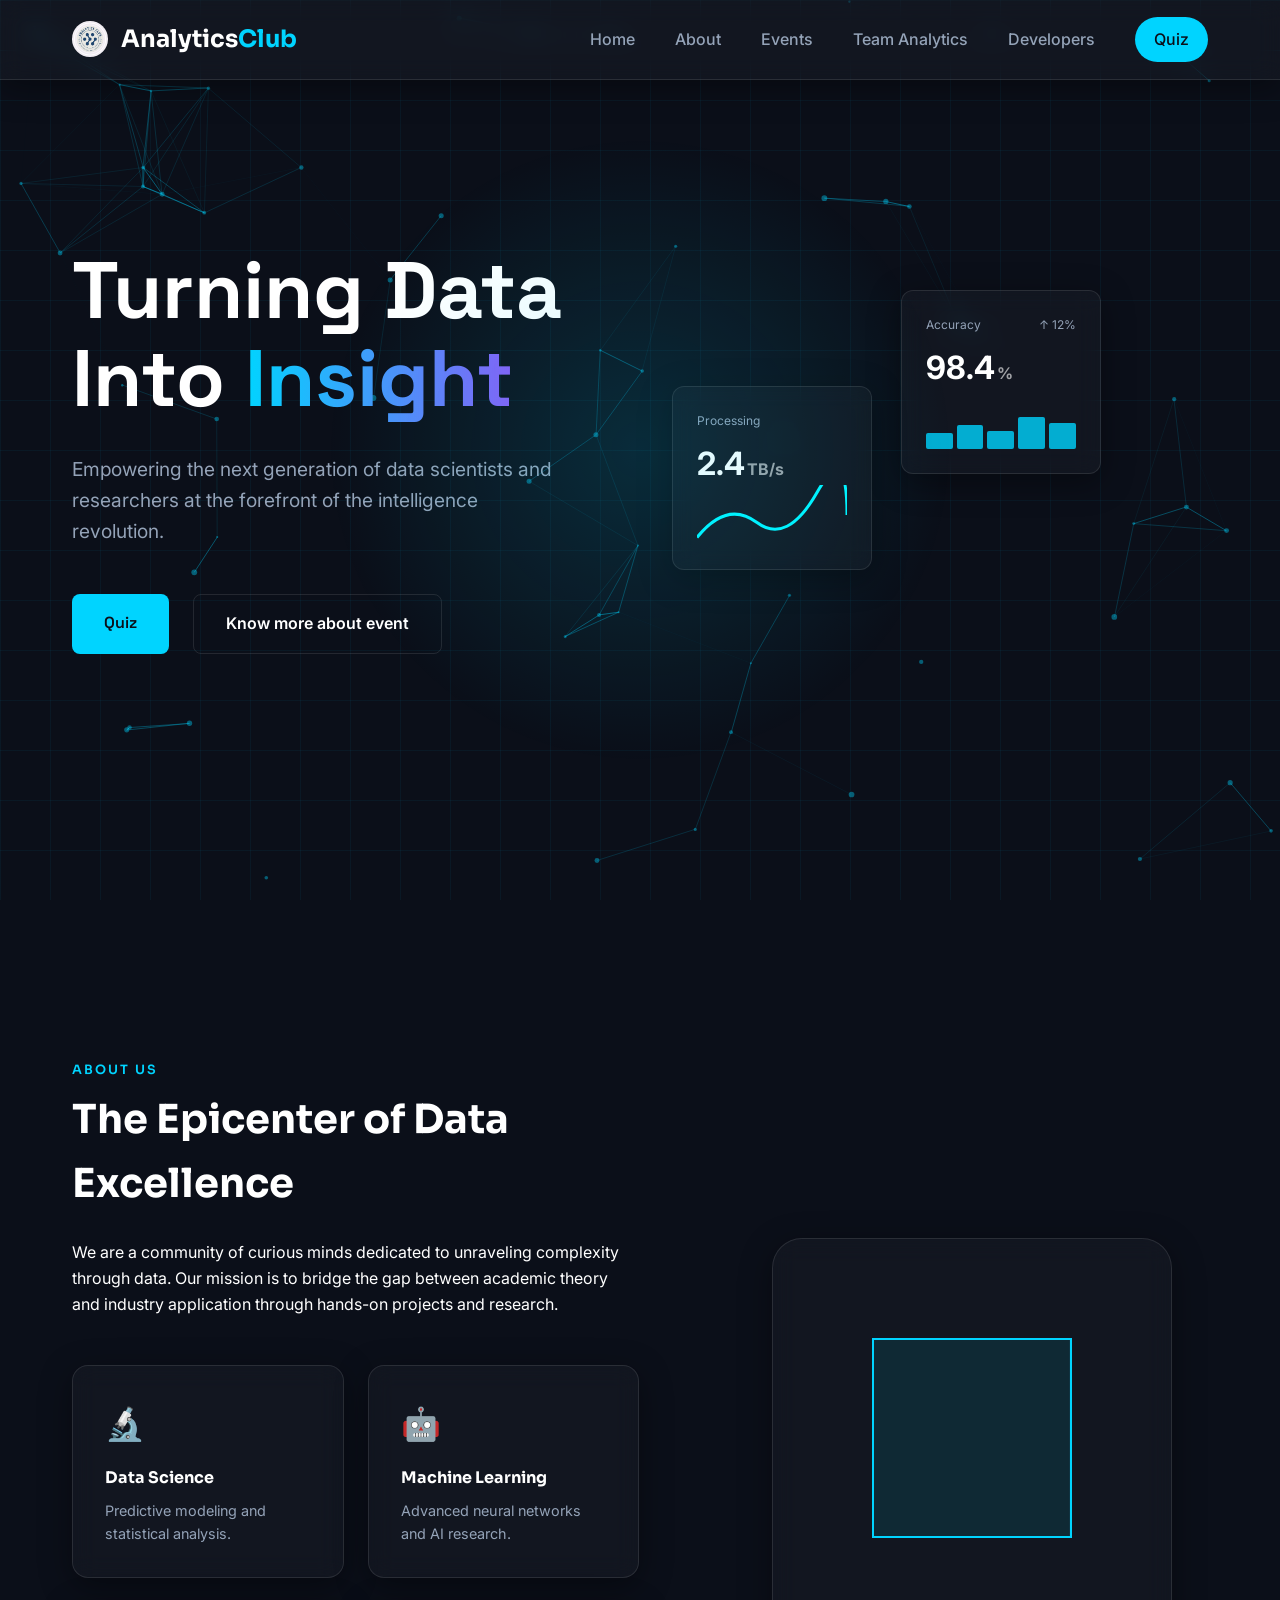
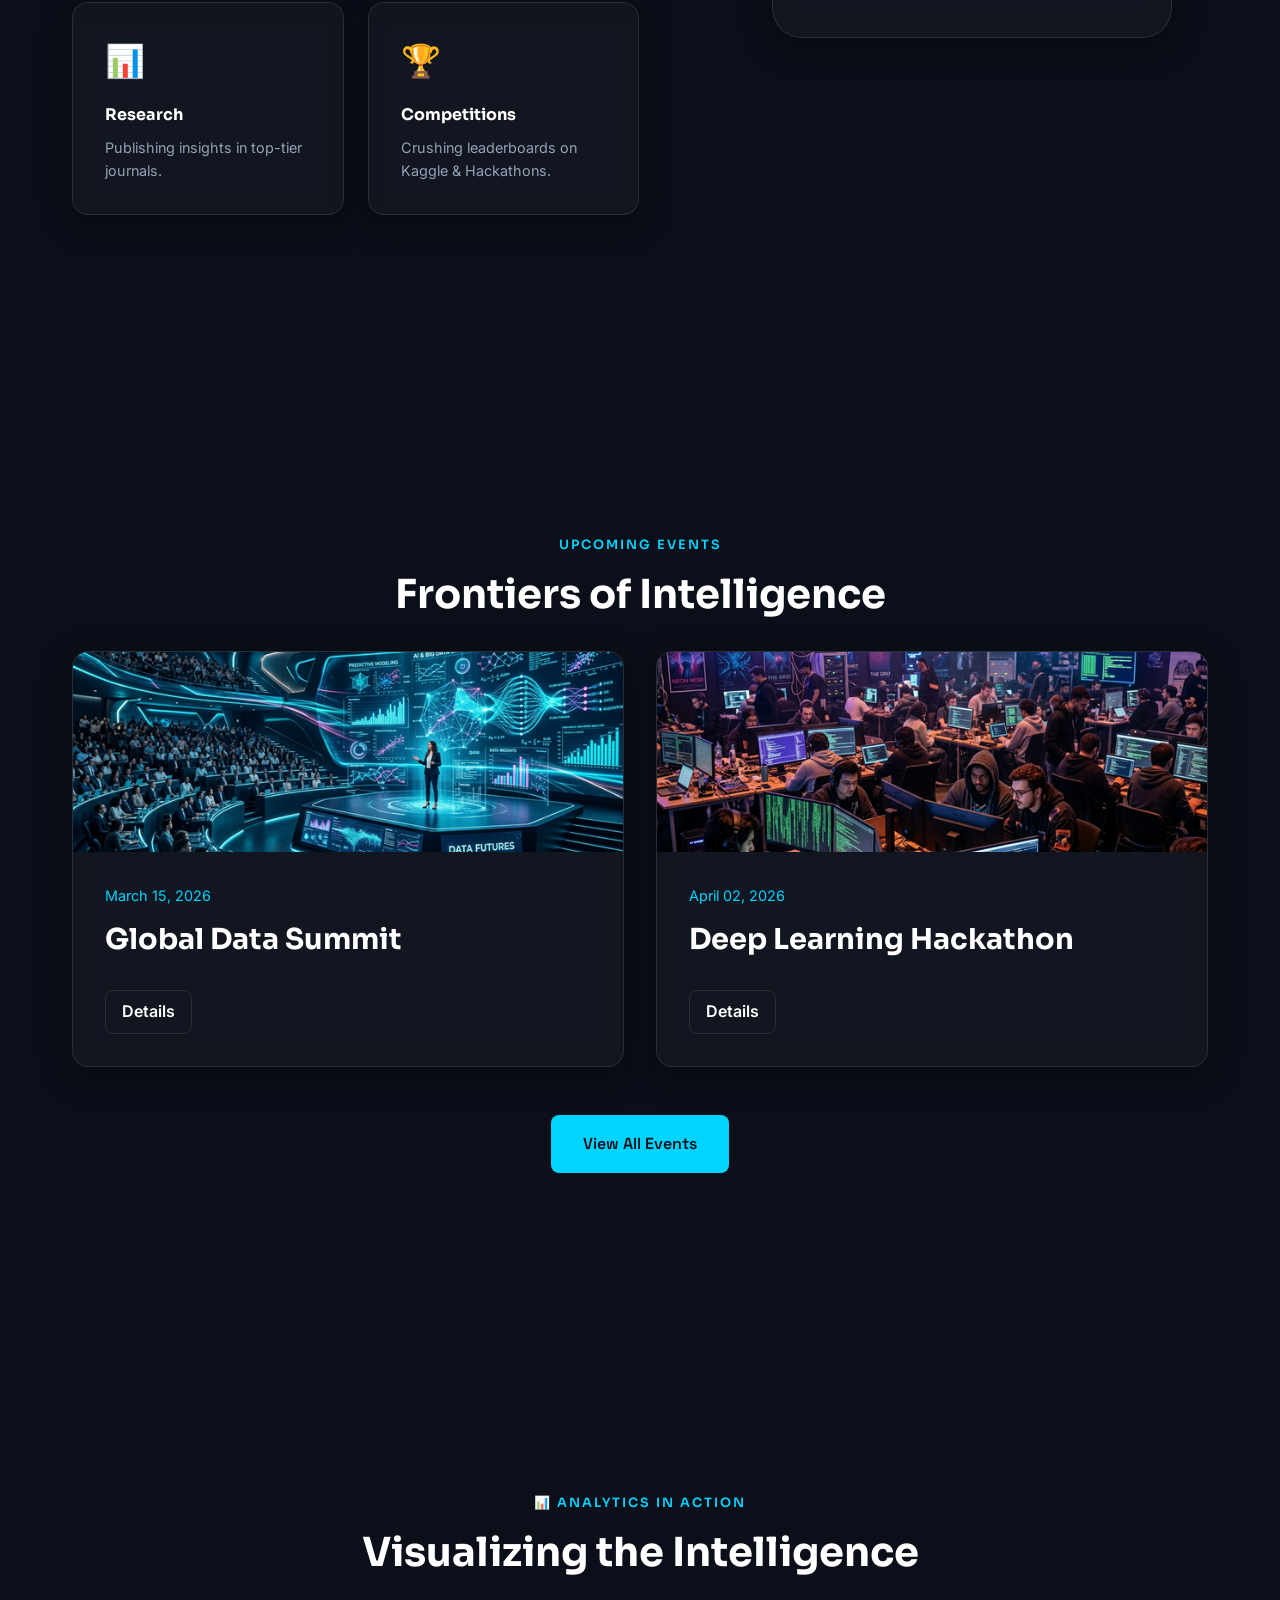
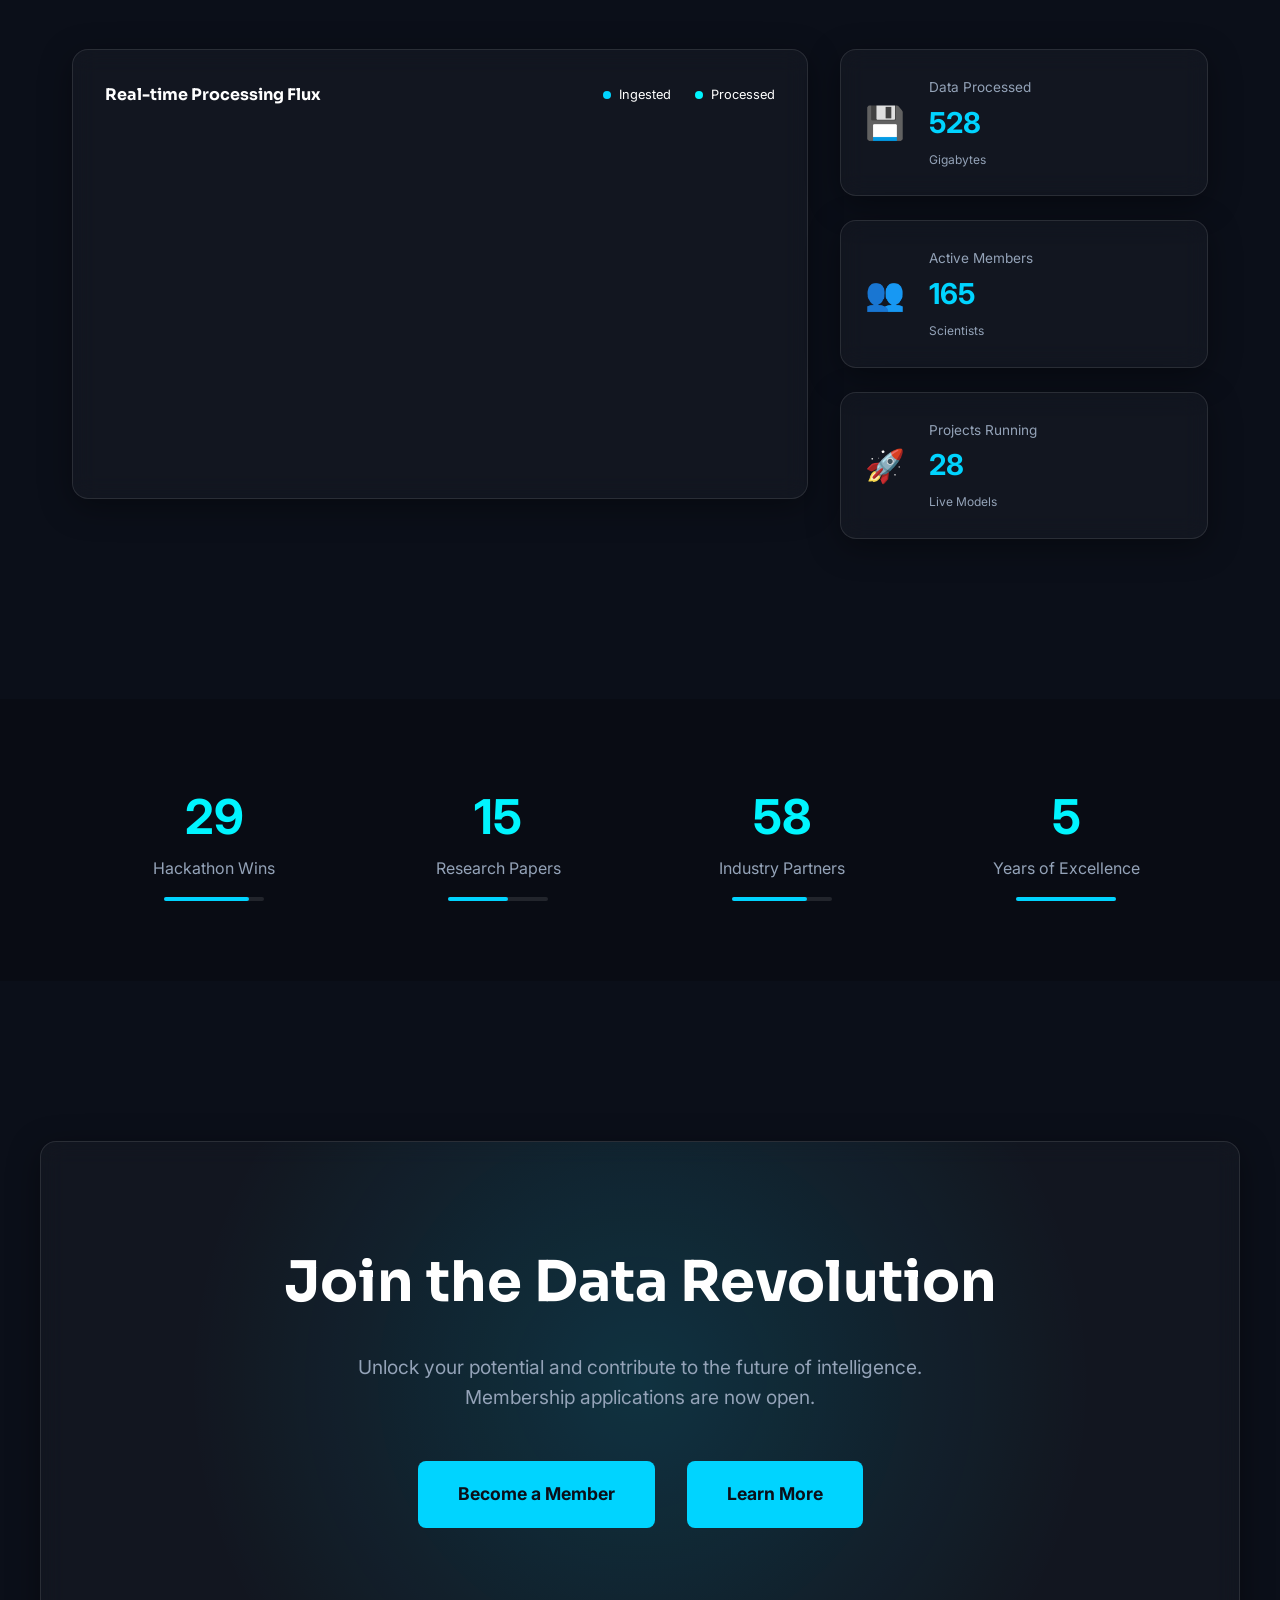
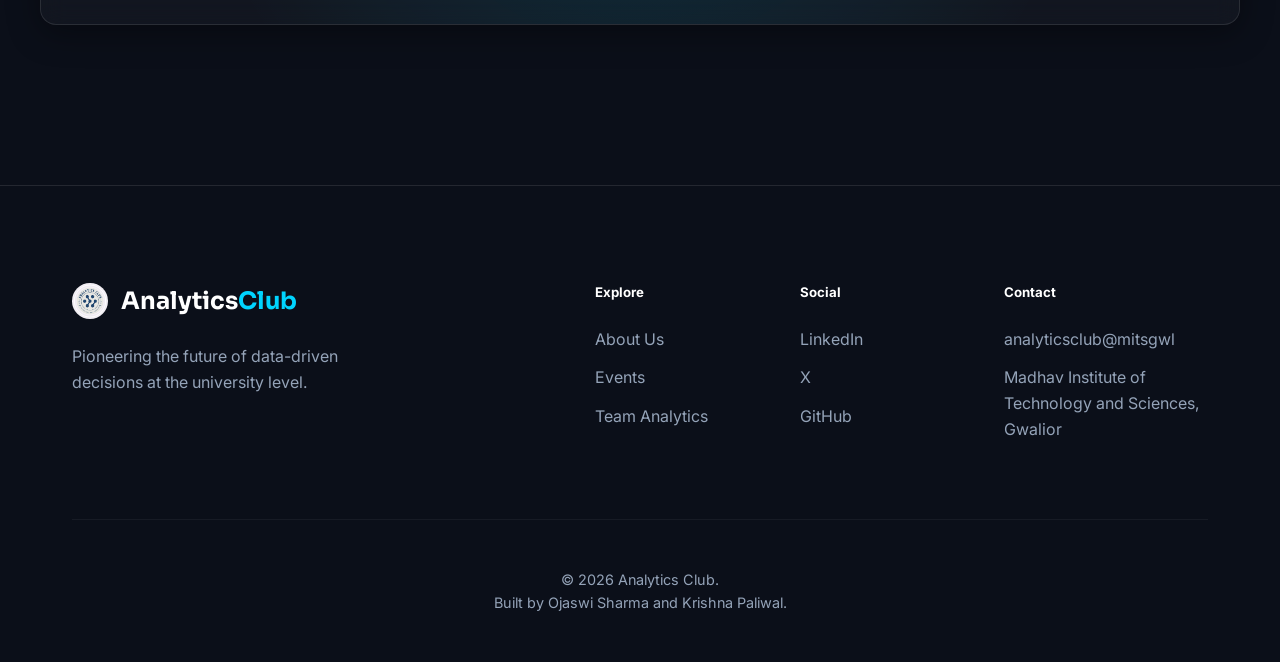
<file: index.html>
<!DOCTYPE html>
<html lang="en">

<head>
    <meta charset="UTF-8">
    <meta name="viewport" content="width=device-width, initial-scale=1.0">
    <title>Analytics Club | Turning Data Into Insight</title>
    <!-- Modern Tech Fonts -->
    <link rel="preconnect" href="https://fonts.googleapis.com">
    <link rel="preconnect" href="https://fonts.gstatic.com" crossorigin>
    <link
        href="https://fonts.googleapis.com/css2?family=Inter:wght@300;400;600;700&family=Sora:wght@400;600;700&family=Space+Grotesk:wght@400;500;700&display=swap"
        rel="stylesheet">
    <link rel="stylesheet" href="css/global.css">
    <link rel="stylesheet" href="css/home.css">
</head>

<body class="deep-analytics">
    <!-- PRELOADER -->
    <!-- <div id="preloader">
        <div class="loader-content">
            <div class="logo-spinner">📊</div>
            <div class="progress-bar">
                <div class="progress"></div>
            </div>
        </div>
    </div> -->

    <!-- Cursor Spotlight Effect -->
    <div id="cursor-glow"></div>

    <!-- Navigation Placeholder -->
    <div id="navbar-container"></div>

    <main>
        <!-- Hero Section -->
        <section id="hero" class="hero-section">
            <div class="grid-background"></div>
            <canvas id="hero-canvas"></canvas>

            <div class="container hero-content">
                <div class="hero-text-wrapper translate-z">
                    <h1 class="hero-title animate-in">Turning Data Into <span class="gradient-text">Insight</span></h1>
                    <p class="hero-subtitle animate-in">Empowering the next generation of data scientists and
                        researchers at the forefront of the intelligence revolution.</p>
                    <div class="hero-actions animate-in">
                        <a href="/quiz/" class="btn-primary">Quiz</a>
                        <a href="events.html" class="btn-secondary">Know more about event</a>
                    </div>
                </div>

                <!-- Floating UI Cards -->
                <div class="floating-ui-elements">
                    <div class="ui-card glass float-1">
                        <div class="card-header">
                            <span class="label">Accuracy</span>
                            <span class="trend pos">↑ 12%</span>
                        </div>
                        <div class="card-value">98.4<span class="unit">%</span></div>
                        <div class="mini-chart bar-chart">
                            <div class="bar" style="height: 40%"></div>
                            <div class="bar" style="height: 60%"></div>
                            <div class="bar" style="height: 45%"></div>
                            <div class="bar" style="height: 80%"></div>
                            <div class="bar" style="height: 65%"></div>
                        </div>
                    </div>
                    <div class="ui-card glass float-2">
                        <div class="card-header">
                            <span class="label">Processing</span>
                        </div>
                        <div class="card-value">2.4<span class="unit">TB/s</span></div>
                        <div class="mini-chart line-chart">
                            <svg viewBox="0 0 100 40">
                                <path d="M0 35 Q 20 10, 40 25 T 80 5 T 100 20" fill="none" stroke="var(--neon-cyan)"
                                    stroke-width="2" />
                            </svg>
                        </div>
                    </div>
                </div>

                <!-- <div class="scroll-indicator">
                    <div class="mouse">
                        <div class="wheel"></div>
                    </div>
                    <span>Scroll to Explore</span>
                </div> -->
            </div>
        </section>

        <!-- About Section -->
        <section id="about" class="about-section">
            <div class="container grid-split">
                <div class="about-text reveal-left">
                    <h2 class="section-tag">About Us</h2>
                    <h3 class="section-title">The Epicenter of Data Excellence</h3>
                    <p>We are a community of curious minds dedicated to unraveling complexity through data. Our mission
                        is to bridge the gap between academic theory and industry application through hands-on projects
                        and research.</p>

                    <div class="feature-grid">
                        <div class="feature-card glass">
                            <div class="icon">🔬</div>
                            <h4>Data Science</h4>
                            <p>Predictive modeling and statistical analysis.</p>
                        </div>
                        <div class="feature-card glass">
                            <div class="icon">🤖</div>
                            <h4>Machine Learning</h4>
                            <p>Advanced neural networks and AI research.</p>
                        </div>
                        <div class="feature-card glass">
                            <div class="icon">📊</div>
                            <h4>Research</h4>
                            <p>Publishing insights in top-tier journals.</p>
                        </div>
                        <div class="feature-card glass">
                            <div class="icon">🏆</div>
                            <h4>Competitions</h4>
                            <p>Crushing leaderboards on Kaggle & Hackathons.</p>
                        </div>
                    </div>
                </div>
                <div class="about-visual reveal-right">
                    <div class="visual-wrapper glass">
                        <div class="analytics-cube">
                            <div class="side front"></div>
                            <div class="side back"></div>
                            <div class="side right"></div>
                            <div class="side left"></div>
                            <div class="side top"></div>
                            <div class="side bottom"></div>
                        </div>
                        <div class="nodes-overlay"></div>
                    </div>
                </div>
            </div>
        </section>

        <!-- Horizontal Scroll Events Section (Summary for Index) -->
        <section id="events-grid" class="analytics-section">
            <div class="container">
                <div class="section-header center">
                    <h2 class="section-tag">Upcoming Events</h2>
                    <h3 class="section-title">Frontiers of Intelligence</h3>
                </div>
                <div class="event-cards-track"
                    style="display: grid; grid-template-columns: repeat(auto-fit, minmax(300px, 1fr)); gap: 2rem;">
                    <!-- Event Summary 1 -->
                    <div class="event-card glass" style="min-width: 0; height: auto;">
                        <div class="card-img" style="height: 200px;">
                            <img src="assets/images/event1.jpg" alt="Data Summit">
                            <div class="card-glow"></div>
                        </div>
                        <div class="card-info">
                            <span class="card-date">March 15, 2026</span>
                            <h4>Global Data Summit</h4>
                            <a href="events.html" class="btn-secondary"
                                style="margin-top: 1rem; padding: 0.5rem 1rem;">Details</a>
                        </div>
                    </div>
                    <!-- Event Summary 2 -->
                    <div class="event-card glass" style="min-width: 0; height: auto;">
                        <div class="card-img" style="height: 200px;">
                            <img src="assets/images/event2.jpg" alt="Hackathon">
                            <div class="card-glow"></div>
                        </div>
                        <div class="card-info">
                            <span class="card-date">April 02, 2026</span>
                            <h4>Deep Learning Hackathon</h4>
                            <a href="events.html" class="btn-secondary"
                                style="margin-top: 1rem; padding: 0.5rem 1rem;">Details</a>
                        </div>
                    </div>
                </div>
                <div class="center" style="margin-top: 3rem;">
                    <a href="events.html" class="btn-primary">View All Events</a>
                </div>
            </div>
        </section>

        <!-- Live Data Visualization Section -->
        <section id="analytics" class="analytics-section">
            <div class="container">
                <div class="section-header center">
                    <h2 class="section-tag">📊 Analytics in Action</h2>
                    <h3 class="section-title">Visualizing the Intelligence</h3>
                </div>

                <div class="dashboard-grid">
                    <div class="main-viz-card glass reveal-up">
                        <div class="viz-header">
                            <h4>Real-time Processing Flux</h4>
                            <div class="viz-legend">
                                <span><i class="dot blue"></i> Ingested</span>
                                <span><i class="dot cyan"></i> Processed</span>
                            </div>
                        </div>
                        <div class="canvas-container">
                            <canvas id="live-chart"></canvas>
                        </div>
                    </div>

                    <div class="stats-sidebar">
                        <div class="stat-card glass reveal-right" data-delay="0.1">
                            <div class="stat-icon">💾</div>
                            <div class="stat-info">
                                <span class="label">Data Processed</span>
                                <div class="value counter" data-target="1520">0</div>
                                <span class="unit">Gigabytes</span>
                            </div>
                        </div>
                        <div class="stat-card glass reveal-right" data-delay="0.2">
                            <div class="stat-icon">👥</div>
                            <div class="stat-info">
                                <span class="label">Active Members</span>
                                <div class="value counter" data-target="450">0</div>
                                <span class="unit">Scientists</span>
                            </div>
                        </div>
                        <div class="stat-card glass reveal-right" data-delay="0.3">
                            <div class="stat-icon">🚀</div>
                            <div class="stat-info">
                                <span class="label">Projects Running</span>
                                <div class="value counter" data-target="28">0</div>
                                <span class="unit">Live Models</span>
                            </div>
                        </div>
                    </div>
                </div>
            </div>
        </section>

        <!-- Achievements Section -->
        <section class="achievements-section">
            <div class="container">
                <div class="achievements-grid">
                    <div class="achievement-item">
                        <div class="stat-value counter" data-target="50">0</div>
                        <div class="stat-label">Hackathon Wins</div>
                        <div class="mini-bar-track">
                            <div class="mini-bar" style="width: 85%"></div>
                        </div>
                    </div>
                    <div class="achievement-item">
                        <div class="stat-value counter" data-target="15">0</div>
                        <div class="stat-label">Research Papers</div>
                        <div class="mini-bar-track">
                            <div class="mini-bar" style="width: 60%"></div>
                        </div>
                    </div>
                    <div class="achievement-item">
                        <div class="stat-value counter" data-target="120">0</div>
                        <div class="stat-label">Industry Partners</div>
                        <div class="mini-bar-track">
                            <div class="mini-bar" style="width: 75%"></div>
                        </div>
                    </div>
                    <div class="achievement-item">
                        <div class="stat-value counter" data-target="5">0</div>
                        <div class="stat-label">Years of Excellence</div>
                        <div class="mini-bar-track">
                            <div class="mini-bar" style="width: 100%"></div>
                        </div>
                    </div>
                </div>
            </div>
        </section>

        <!-- CTA Section -->
        <section id="join" class="cta-section">
            <div class="container glass cta-inner">
                <div class="glow-bg"></div>
                <h2 class="reveal-up">Join the Data Revolution</h2>
                <p class="reveal-up">Unlock your potential and contribute to the future of intelligence. Membership
                    applications are now open.</p>
                <div class="cta-btns reveal-up">
                    <a href="register.html" class="btn-primary-glowing">Become a Member</a>
                    <a href="about.html" class="btn-primary-glowing">Learn More</a>
                </div>
            </div>
        </section>
    </main>

    <!-- Footer Placeholder -->
    <div id="footer-container"></div>

    <script src="js/components.js"></script>
    <script src="js/script.js"></script>
</body>

</html>
</file>
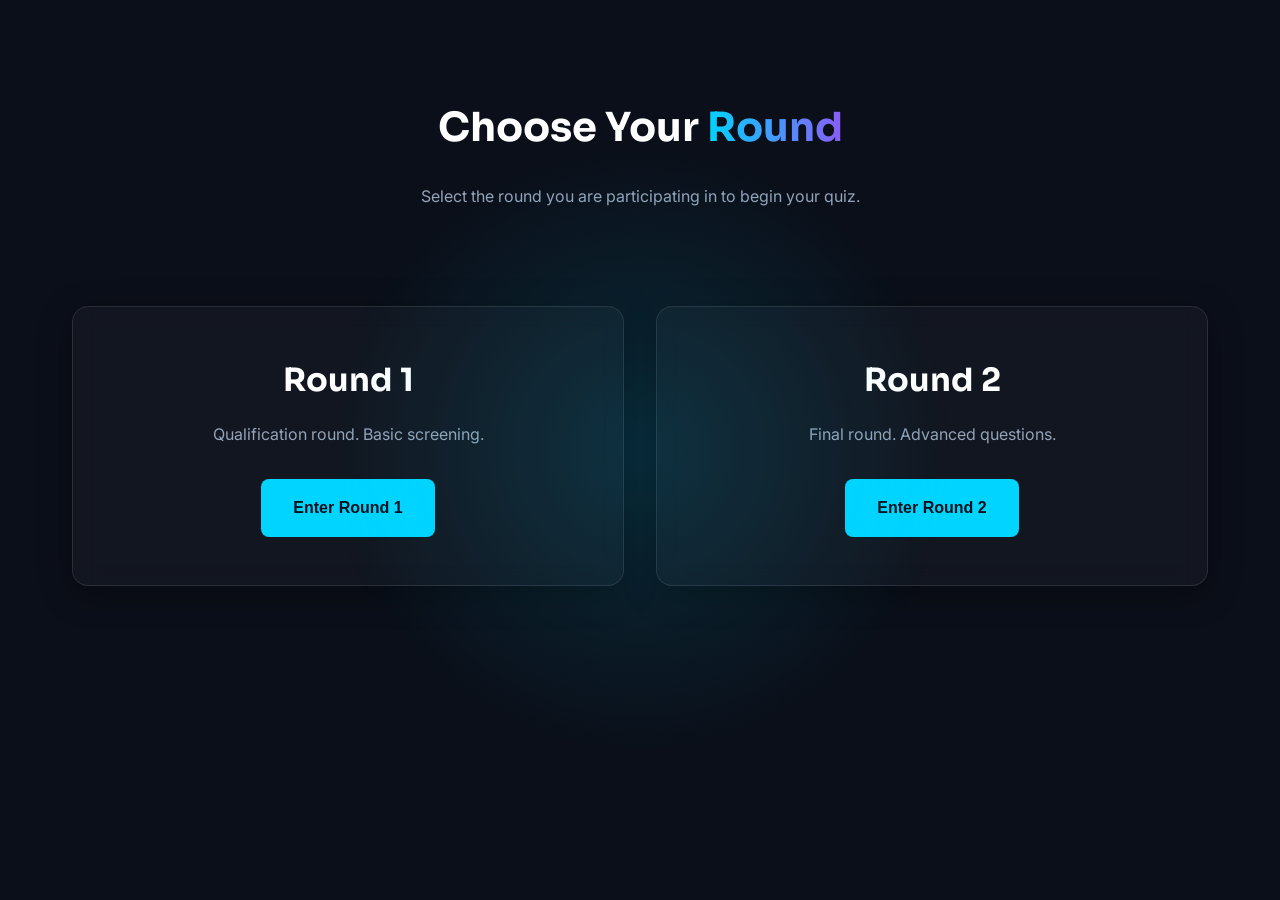
<file: quiz/index.html>
<!DOCTYPE html>
<html lang="en">
<head>
    <meta charset="UTF-8">
    <meta name="viewport" content="width=device-width, initial-scale=1.0">
    <title>Select Round | Quiz Portal</title>

    <link href="https://fonts.googleapis.com/css2?family=Inter:wght@300;400;600;700&family=Sora:wght@400;600;700&display=swap" rel="stylesheet">

    <link rel="stylesheet" href="../css/global.css">
    <link rel="stylesheet" href="../css/rounds.css">
</head>

<body>

<div id="cursor-glow"></div>


<main>

    <!-- HEADER -->
    <section class="hero-section rounds-hero">
        <div class="container center">
            <h1 class="section-title">
                Choose Your <span class="gradient-text">Round</span>
            </h1>
            <p class="rounds-subtext">
                Select the round you are participating in to begin your quiz.
            </p>
        </div>
    </section>

    <!-- OPTIONS -->
    <section class="rounds-section">
        <div class="container">

            <div class="round-grid">

                <!-- ROUND 1 -->
                <div class="round-card glass">
                    <h3>Round 1</h3>
                    <p>Qualification round. Basic screening.</p>
                    <a href="#" class="btn-primary" onclick="enterRound(1)">Enter Round 1</a>
                </div>

                <!-- ROUND 2 -->
                <div class="round-card glass">
                    <h3>Round 2</h3>
                    <p>Final round. Advanced questions.</p>
                    <a href="#" class="btn-primary" onclick="enterRound(2)">Enter Round 2</a>
                </div>

            </div>

        </div>
    </section>

</main>

<script>
function enterRound(round) {
    const passwords = {
        1: "rapidfire",
        2: "estimate"
    };

    const input = prompt("Enter passcode for Round " + round);

    if (!input) return;

    if (input === passwords[round]) {
        if(round == 1){
            window.location.href = "Round_1"
        } else if(round == 2){
            window.location.href = "Round_2_"
        } else{
            console.log("Round not available");
        }
        
    } else {
        alert("Incorrect passcode");
    }
}
</script>

</body>
</html>
</file>
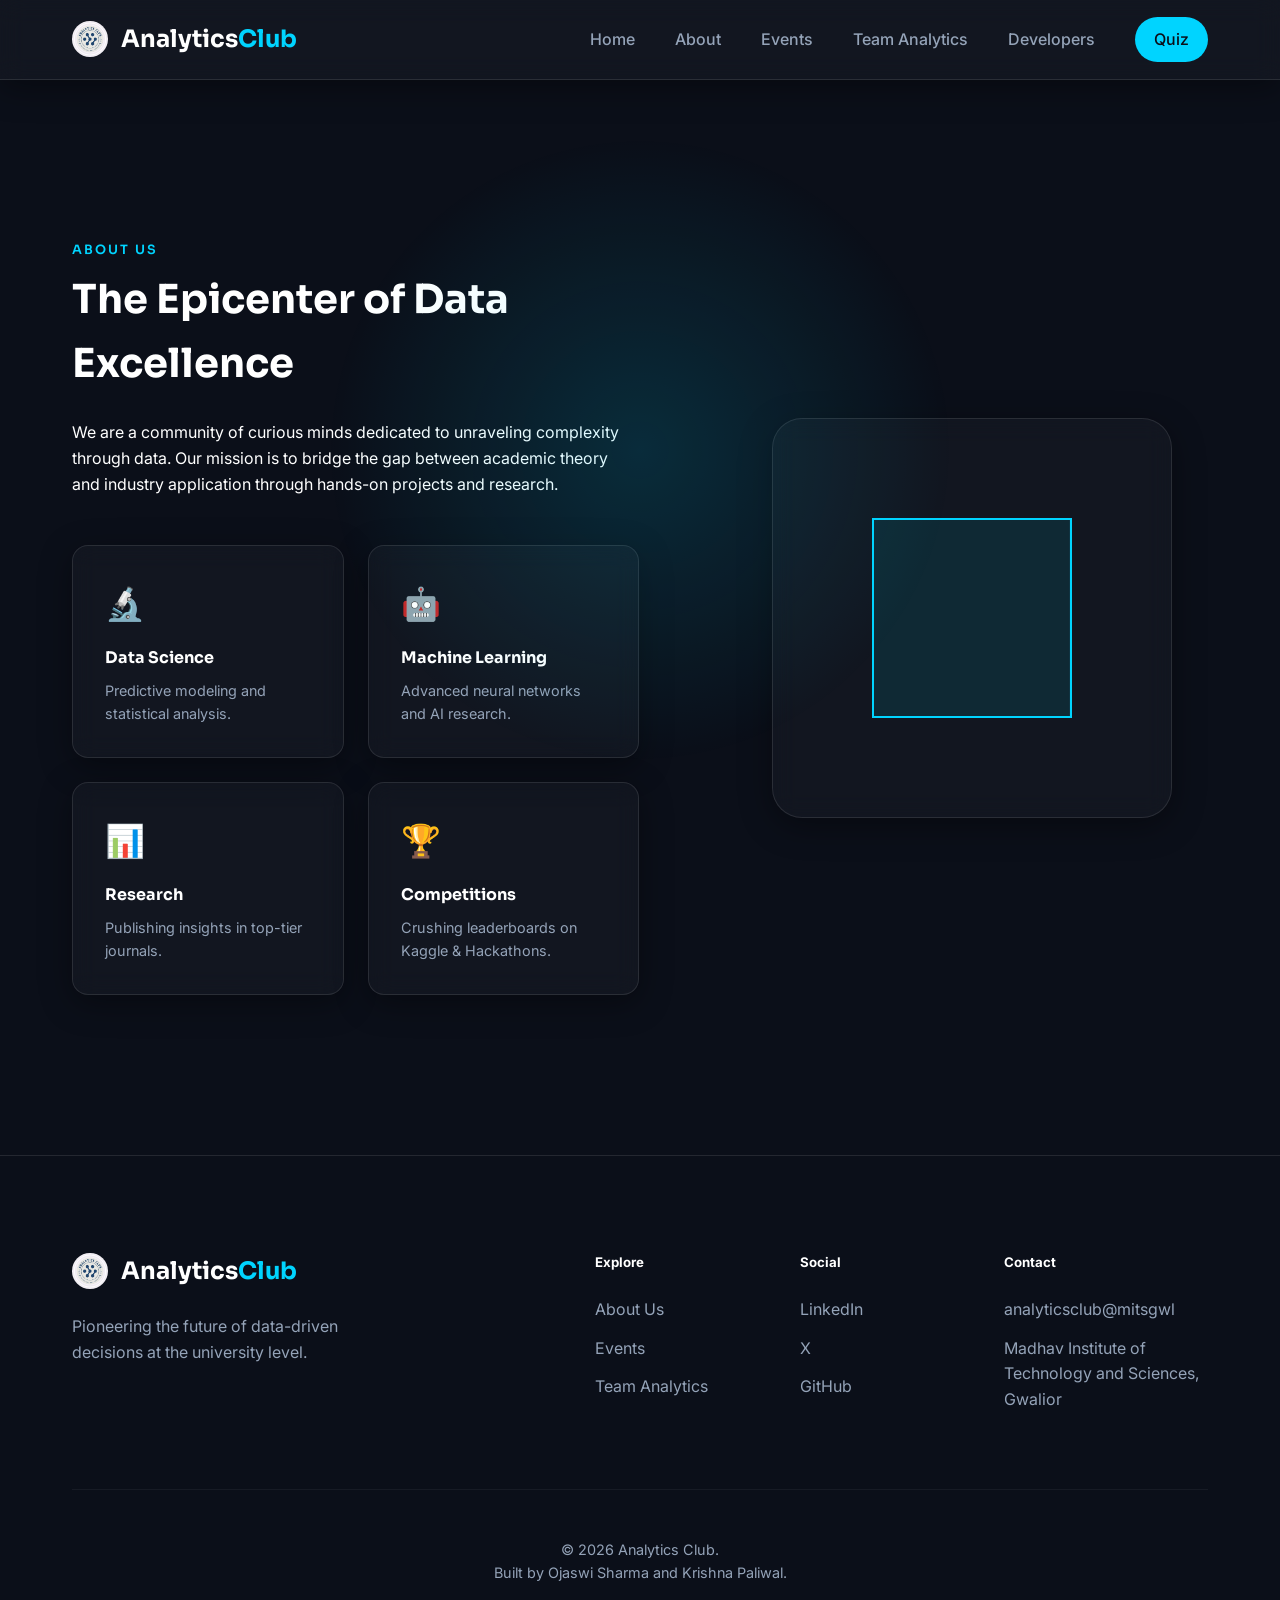
<file: about.html>
<!DOCTYPE html>
<html lang="en">

<head>
    <meta charset="UTF-8">
    <meta name="viewport" content="width=device-width, initial-scale=1.0">
    <title>About Us | Analytics Club</title>
    <!-- Modern Tech Fonts -->
    <link rel="preconnect" href="https://fonts.googleapis.com">
    <link rel="preconnect" href="https://fonts.gstatic.com" crossorigin>
    <link
        href="https://fonts.googleapis.com/css2?family=Inter:wght@300;400;600;700&family=Sora:wght@400;600;700&family=Space+Grotesk:wght@400;500;700&display=swap"
        rel="stylesheet">
    <link rel="stylesheet" href="css/global.css">
    <link rel="stylesheet" href="css/home.css">
</head>

<body class="deep-analytics">
    <!-- Cursor Spotlight Effect -->
    <div id="cursor-glow"></div>

    <!-- Navigation Placeholder -->
    <div id="navbar-container"></div>

    <main>
        <!-- About Section -->
        <section id="about" class="about-section" style="padding-top: 15rem;">
            <div class="container grid-split">
                <div class="about-text reveal-left active">
                    <h2 class="section-tag">About Us</h2>
                    <h3 class="section-title">The Epicenter of Data Excellence</h3>
                    <p>We are a community of curious minds dedicated to unraveling complexity through data. Our mission
                        is to bridge the gap between academic theory and industry application through hands-on projects
                        and research.</p>

                    <div class="feature-grid">
                        <div class="feature-card glass">
                            <div class="icon">🔬</div>
                            <h4>Data Science</h4>
                            <p>Predictive modeling and statistical analysis.</p>
                        </div>
                        <div class="feature-card glass">
                            <div class="icon">🤖</div>
                            <h4>Machine Learning</h4>
                            <p>Advanced neural networks and AI research.</p>
                        </div>
                        <div class="feature-card glass">
                            <div class="icon">📊</div>
                            <h4>Research</h4>
                            <p>Publishing insights in top-tier journals.</p>
                        </div>
                        <div class="feature-card glass">
                            <div class="icon">🏆</div>
                            <h4>Competitions</h4>
                            <p>Crushing leaderboards on Kaggle & Hackathons.</p>
                        </div>
                    </div>
                </div>
                <div class="about-visual reveal-right active">
                    <div class="visual-wrapper glass">
                        <!-- Dynamic Analytics Mesh or Image -->
                        <div class="analytics-cube">
                            <div class="side front"></div>
                            <div class="side back"></div>
                            <div class="side right"></div>
                            <div class="side left"></div>
                            <div class="side top"></div>
                            <div class="side bottom"></div>
                        </div>
                        <div class="nodes-overlay"></div>
                    </div>
                </div>
            </div>
        </section>
    </main>

    <!-- Footer Placeholder -->
    <div id="footer-container"></div>

    <script src="js/components.js"></script>
    <script src="js/script.js"></script>
</body>

</html>
</file>
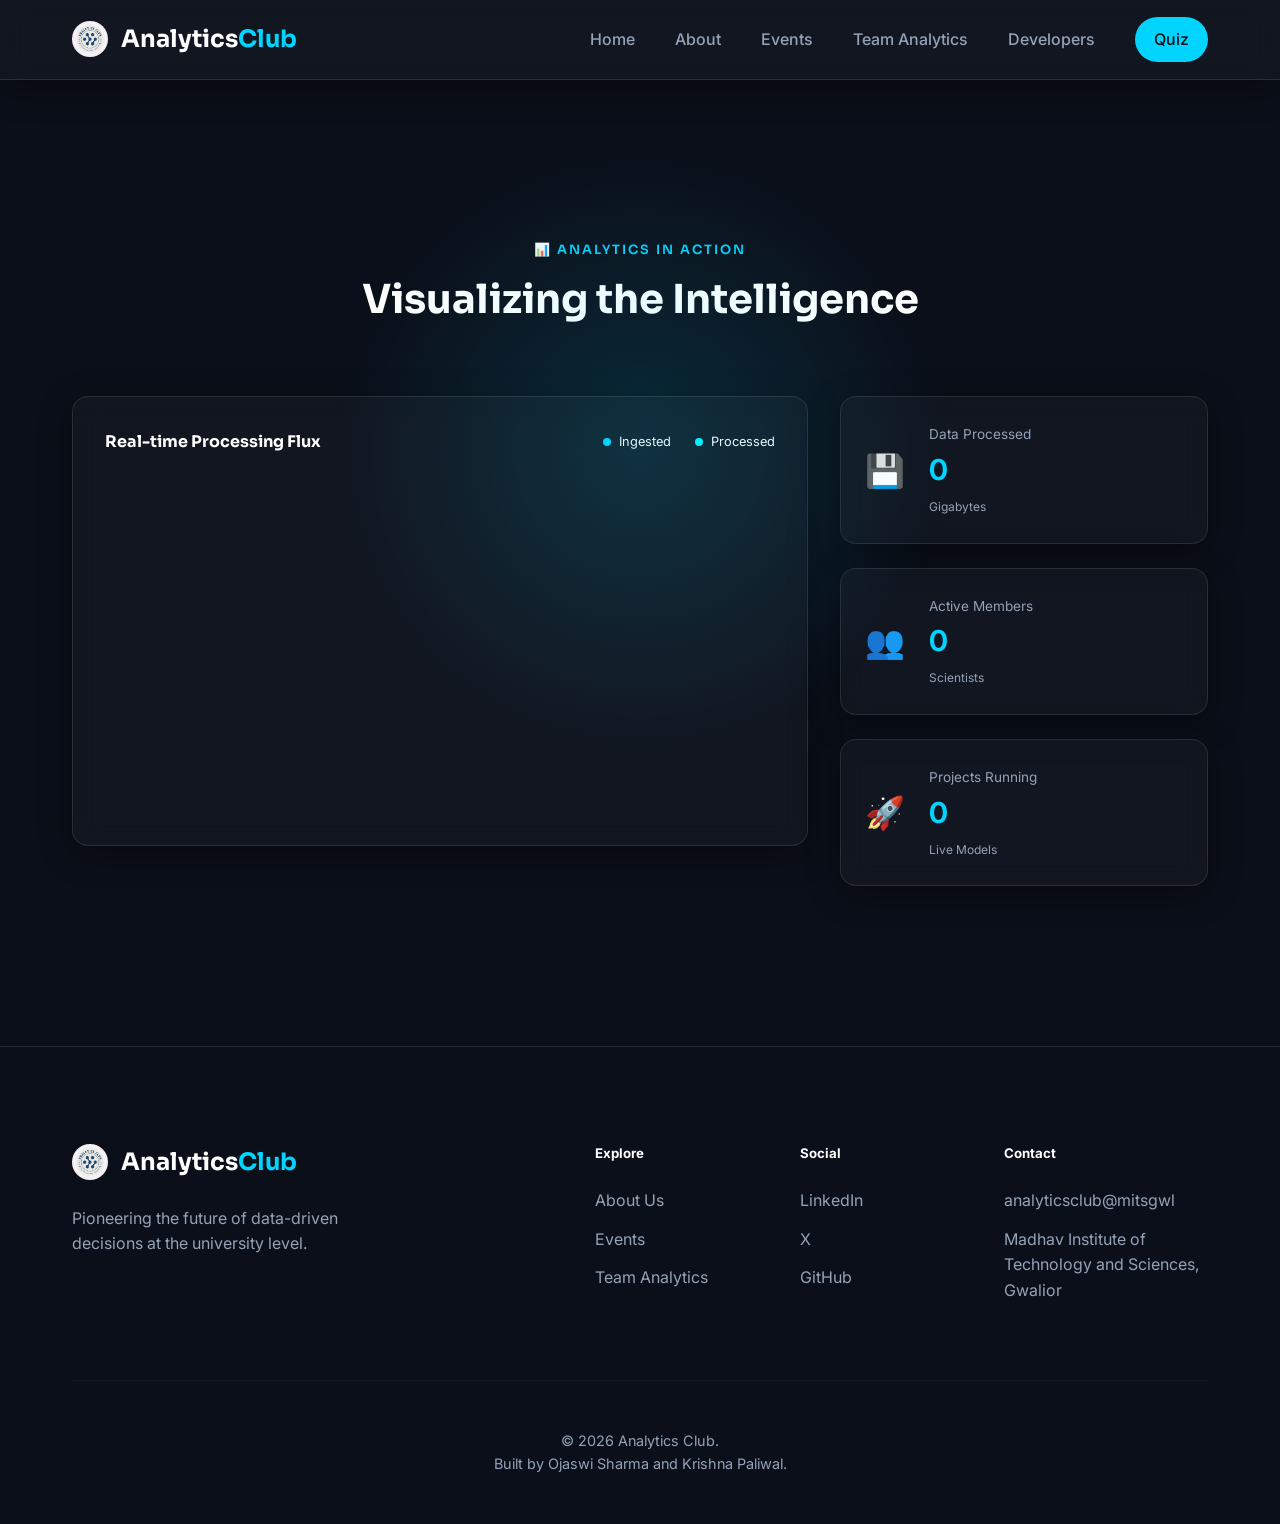
<file: insights.html>
<!DOCTYPE html>
<html lang="en">

<head>
    <meta charset="UTF-8">
    <meta name="viewport" content="width=device-width, initial-scale=1.0">
    <title>Insights | Analytics Club</title>
    <!-- Modern Tech Fonts -->
    <link rel="preconnect" href="https://fonts.googleapis.com">
    <link rel="preconnect" href="https://fonts.gstatic.com" crossorigin>
    <link
        href="https://fonts.googleapis.com/css2?family=Inter:wght@300;400;600;700&family=Sora:wght@400;600;700&family=Space+Grotesk:wght@400;500;700&display=swap"
        rel="stylesheet">
    <link rel="stylesheet" href="css/global.css">
    <link rel="stylesheet" href="css/home.css">
</head>

<body class="deep-analytics">
    <!-- Cursor Spotlight Effect -->
    <div id="cursor-glow"></div>

    <!-- Navigation Placeholder -->
    <div id="navbar-container"></div>

    <main>
        <!-- Live Data Visualization Section -->
        <section id="analytics" class="analytics-section" style="padding-top: 15rem;">
            <div class="container">
                <div class="section-header center">
                    <h2 class="section-tag">📊 Analytics in Action</h2>
                    <h3 class="section-title">Visualizing the Intelligence</h3>
                </div>

                <div class="dashboard-grid">
                    <div class="main-viz-card glass reveal-up active">
                        <div class="viz-header">
                            <h4>Real-time Processing Flux</h4>
                            <div class="viz-legend">
                                <span><i class="dot blue"></i> Ingested</span>
                                <span><i class="dot cyan"></i> Processed</span>
                            </div>
                        </div>
                        <div class="canvas-container">
                            <canvas id="live-chart"></canvas>
                        </div>
                    </div>

                    <div class="stats-sidebar">
                        <div class="stat-card glass reveal-right active" data-delay="0.1">
                            <div class="stat-icon">💾</div>
                            <div class="stat-info">
                                <span class="label">Data Processed</span>
                                <div class="value counter" data-target="1520">0</div>
                                <span class="unit">Gigabytes</span>
                            </div>
                        </div>
                        <div class="stat-card glass reveal-right active" data-delay="0.2">
                            <div class="stat-icon">👥</div>
                            <div class="stat-info">
                                <span class="label">Active Members</span>
                                <div class="value counter" data-target="450">0</div>
                                <span class="unit">Scientists</span>
                            </div>
                        </div>
                        <div class="stat-card glass reveal-right active" data-delay="0.3">
                            <div class="stat-icon">🚀</div>
                            <div class="stat-info">
                                <span class="label">Projects Running</span>
                                <div class="value counter" data-target="28">0</div>
                                <span class="unit">Live Models</span>
                            </div>
                        </div>
                    </div>
                </div>
            </div>
        </section>
    </main>

    <!-- Footer Placeholder -->
    <div id="footer-container"></div>

    <script src="js/components.js"></script>
    <script src="js/script.js"></script>
</body>

</html>
</file>
<file: css/global.css>
:root {
    /* Color Palette */
    --bg-deep: #0B0F19;
    --bg-card: rgba(255, 255, 255, 0.03);
    --bg-card-hover: rgba(255, 255, 255, 0.06);
    --border-glass: rgba(255, 255, 255, 0.1);

    --neon-blue: #00D4FF;
    --neon-cyan: #00F5FF;
    --neon-violet: #8B5CF6;
    --text-primary: #FFFFFF;
    --text-secondary: #94A3B8;

    --gradient-blue: linear-gradient(135deg, #00D4FF 0%, #0072FF 100%);
    --gradient-fusion: linear-gradient(90deg, #00D4FF 0%, #8B5CF6 100%);
    --gradient-glow: radial-gradient(circle at var(--mouse-x, 50%) var(--mouse-y, 50%), rgba(0, 212, 255, 0.15) 0%, transparent 40%);

    /* Spacing & Sizing */
    --container-width: 1200px;
    --nav-height: 80px;

    /* Animation */
    --spring-easing: cubic-bezier(0.4, 0, 0.2, 1);
}

* {
    margin: 0;
    padding: 0;
    box-sizing: border-box;
    scroll-behavior: smooth;
}

html,
body {
    overflow-x: hidden;
    width: 100%;
}

body {
    background-color: var(--bg-deep);
    color: var(--text-primary);
    font-family: 'Inter', sans-serif;
    line-height: 1.6;
    -webkit-font-smoothing: antialiased;
}

h1,
h2,
h3,
h4,
.logo-text {
    font-family: 'Sora', sans-serif;
    font-weight: 700;
}

img {
    max-width: 100%;
    height: auto;
}

.container {
    max-width: var(--container-width);
    margin: 0 auto;
    padding: 0 2rem;
}

/* Global Elements */
.glass {
    background: var(--bg-card);
    backdrop-filter: blur(12px);
    -webkit-backdrop-filter: blur(12px);
    border: 1px solid var(--border-glass);
    border-radius: 16px;
    box-shadow: 0 8px 32px 0 rgba(0, 0, 0, 0.37);
}

.gradient-text {
    background: var(--gradient-fusion);
    -webkit-background-clip: text;
    background-clip: text;
    -webkit-text-fill-color: transparent;
}

.section-tag {
    color: var(--neon-blue);
    text-transform: uppercase;
    letter-spacing: 2px;
    font-size: 0.8rem;
    font-weight: 600;
    margin-bottom: 0.5rem;
    display: block;
}

.section-title {
    font-size: 2.5rem;
    margin-bottom: 1.5rem;
}

.center {
    text-align: center;
}

/* Cursor Glow */
#cursor-glow {
    position: fixed;
    top: 0;
    left: 0;
    width: 100vw;
    height: 100vh;
    pointer-events: none;
    z-index: 9999;
    background: var(--gradient-glow);
    transition: opacity 0.3s;
}

/* Navbar */
.navbar {
    position: fixed;
    top: 0;
    left: 0;
    width: 100%;
    height: var(--nav-height);
    z-index: 1000;
    border-radius: 0;
    border-top: none;
    border-left: none;
    border-right: none;
}

.navbar .container {
    display: flex;
    justify-content: space-between;
    align-items: center;
    height: 100%;
}

.logo {
    display: flex;
    align-items: center;
    gap: 0.8rem;
    font-size: 1.5rem;
    z-index: 1001;
    flex-shrink: 0;
    /* Stay above mobile menu */
}

.logo-text span {
    color: var(--neon-blue);
}

.nav-links {
    display: flex;
    list-style: none;
    gap: 2.5rem;
    align-items: center;
    flex-wrap: nowrap;
}

.nav-links li{
    white-space: nowrap;
}

.nav-links a {
    text-decoration: none;
    color: var(--text-secondary);
    font-weight: 500;
    transition: color 0.3s;
}

.nav-links a:hover {
    color: var(--neon-blue);
}

/* Mobile Menu Toggle */
.mobile-menu-btn {
    display: none;
    flex-direction: column;
    justify-content: space-between;
    width: 30px;
    height: 21px;
    background: transparent;
    border: none;
    cursor: pointer;
    z-index: 1001;
}

.mobile-menu-btn span {
    display: block;
    width: 100%;
    height: 3px;
    background-color: var(--text-primary);
    border-radius: 3px;
    transition: all 0.3s ease;
}

.mobile-menu-btn.active span:nth-child(1) {
    transform: translateY(9px) rotate(45deg);
}

.mobile-menu-btn.active span:nth-child(2) {
    opacity: 0;
}

.mobile-menu-btn.active span:nth-child(3) {
    transform: translateY(-9px) rotate(-45deg);
}

/* Buttons */
.btn-primary-sm {
    background: var(--neon-blue);
    color: var(--bg-deep) !important;
    padding: 0.6rem 1.2rem;
    border-radius: 50px;
    white-space: nowrap;
    display: inline-block;
}

.btn-primary {
    background: var(--neon-blue);
    color: var(--bg-deep);
    padding: 1rem 2rem;
    border-radius: 8px;
    text-decoration: none;
    font-weight: 600;
    font-family: 'Space Grotesk', sans-serif;
    transition: transform 0.3s, box-shadow 0.3s;
    display: inline-block;
}

.btn-primary:hover {
    transform: translateY(-2px);
    box-shadow: 0 0 20px rgba(0, 212, 255, 0.4);
}

.btn-secondary {
    border: 1px solid var(--border-glass);
    color: var(--text-primary);
    padding: 1rem 2rem;
    border-radius: 8px;
    text-decoration: none;
    font-weight: 600;
    transition: background 0.3s;
    display: inline-block;
}

.btn-secondary:hover {
    background: var(--bg-card-hover);
}

.btn-primary-glowing {
    background: var(--neon-blue);
    color: var(--bg-deep);
    padding: 1.2rem 2.5rem;
    border-radius: 8px;
    text-decoration: none;
    font-weight: 700;
    font-size: 1.1rem;
    position: relative;
    overflow: hidden;
    animation: glow-pulse 2s infinite alternate;
}

@keyframes glow-pulse {
    from {
        box-shadow: 0 0 10px rgba(0, 212, 255, 0.3);
    }

    to {
        box-shadow: 0 0 30px rgba(0, 212, 255, 0.6);
    }
}

/* Footer */
.footer {
    padding: 6rem 0 3rem;
    border-top: 1px solid var(--border-glass);
}

.footer-top {
    display: grid;
    grid-template-columns: 1.5fr 2fr;
    gap: 4rem;
    margin-bottom: 4rem;
}

.footer-brand p {
    margin-top: 1.5rem;
    color: var(--text-secondary);
    max-width: 300px;
}

.footer-links {
    display: grid;
    grid-template-columns: repeat(3, 1fr);
}

.link-group h5 {
    margin-bottom: 1.5rem;
    color: var(--text-primary);
}

.link-group ul {
    list-style: none;
}

.link-group li {
    margin-bottom: 0.8rem;
    color: var(--text-secondary);
}

.link-group a {
    text-decoration: none;
    color: var(--text-secondary);
    transition: color 0.3s;
}

.link-group a:hover {
    color: var(--neon-blue);
}

.footer-bottom {
    text-align: center;
    padding-top: 3rem;
    border-top: 1px solid rgba(255, 255, 255, 0.05);
    color: var(--text-secondary);
    font-size: 0.9rem;
}

/* Base Animations */
.animate-in {
    opacity: 0;
    transform: translateY(30px);
    transition: 0.8s var(--spring-easing);
}

.animate-in.active {
    opacity: 1;
    transform: translateY(0);
}

.reveal-up {
    opacity: 0;
    transform: translateY(50px);
    transition: 1s var(--spring-easing);
}

.reveal-left {
    opacity: 0;
    transform: translateX(-50px);
    transition: 1.2s var(--spring-easing);
}

.reveal-right {
    opacity: 0;
    transform: translateX(50px);
    transition: 1.2s var(--spring-easing);
}

.reveal-up.active,
.reveal-left.active,
.reveal-right.active {
    opacity: 1;
    transform: translate(0);
}

/* Global Responsive Rules */
@media (max-width: 1024px) {
    .container {
        padding: 0 1.5rem;
    }

    .footer-top {
        grid-template-columns: 1fr;
        text-align: center;
    }

    .footer-brand p {
        margin: 1.5rem auto 0;
    }

    .footer-links {
        margin-top: 3rem;
    }

    #cursor-glow {
        display: none;
    }
}

@media (max-width: 768px) {
    .section-title {
        font-size: 2rem;
    }

    .mobile-menu-btn {
        display: flex;
    }

    .nav-links {
        position: fixed;
        top: 0;
        right: -100%;
        width: 100%;
        height: 100vh;
        background: var(--bg-deep);
        flex-direction: column;
        justify-content: center;
        gap: 2rem;
        transition: right 0.3s ease-in-out;
        z-index: 1000;
        padding: 2rem;
    }

    .nav-links.active {
        right: 0;
    }

    .nav-links a {
        font-size: 1.5rem;
    }

    .footer-links {
        grid-template-columns: 1fr;
        gap: 2rem;
    }

    .container {
        padding: 0 1rem;
    }
}

@media (max-width: 480px) {
    .section-title {
        font-size: 1.8rem;
    }

    .btn-primary,
    .btn-secondary,
    .btn-primary-glowing {
        width: 100%;
        text-align: center;
    }
}

.logo-icon{
width:36px;
height:36px;
object-fit:cover;
border-radius: 50%;
display:block;
}
</file>
<file: css/home.css>
/* Hero Section */
.hero-section {
    height: 100vh;
    display: flex;
    align-items: center;
    position: relative;
    overflow: hidden;
}

.grid-background {
    position: absolute;
    inset: 0;
    background-image:
        linear-gradient(rgba(0, 212, 255, 0.05) 1px, transparent 1px),
        linear-gradient(90deg, rgba(0, 212, 255, 0.05) 1px, transparent 1px);
    background-size: 50px 50px;
    z-index: 1;
}

#hero-canvas {
    position: absolute;
    inset: 0;
    z-index: 2;
}

.hero-content {
    position: relative;
    z-index: 10;
    display: grid;
    grid-template-columns: 1fr 1fr;
    align-items: center;
    gap: 4rem;
}

.hero-title {
    font-size: clamp(2.5rem, 8vw, 5rem);
    line-height: 1.1;
    margin-bottom: 2rem;
    font-family: 'Space Grotesk', sans-serif;
}

.hero-subtitle {
    font-size: 1.2rem;
    color: var(--text-secondary);
    max-width: 500px;
    margin-bottom: 3rem;
}

.hero-actions {
    display: flex;
    gap: 1.5rem;
    flex-wrap: wrap;
    /* Helps on mobile */
}

/* Floating UI */
.floating-ui-elements {
    position: relative;
    height: 400px;
}

.ui-card {
    position: absolute;
    padding: 1.5rem;
    width: 200px;
    border-radius: 12px;
}

.float-1 {
    top: 10%;
    right: 20%;
    animation: float 6s infinite ease-in-out;
}

.float-2 {
    bottom: 20%;
    left: 0%;
    animation: float 8s infinite ease-in-out reverse;
}

@keyframes float {

    0%,
    100% {
        transform: translateY(0) rotate(0);
    }

    50% {
        transform: translateY(-20px) rotate(2deg);
    }
}

.card-header {
    display: flex;
    justify-content: space-between;
    margin-bottom: 0.5rem;
    font-size: 0.75rem;
    color: var(--text-secondary);
}

.card-value {
    font-size: 2rem;
    font-weight: 700;
    margin-bottom: 1rem;
}

.card-value .unit {
    font-size: 1rem;
    opacity: 0.6;
    margin-left: 2px;
}

.mini-chart {
    height: 40px;
    display: flex;
    align-items: flex-end;
    gap: 4px;
}

.bar {
    flex: 1;
    background: var(--neon-blue);
    border-radius: 2px;
    opacity: 0.8;
}

/* Scroll Indicator */
.scroll-indicator {
    position: absolute;
    bottom: 2rem;
    left: 50%;
    transform: translateX(-50%);
    display: flex;
    flex-direction: column;
    align-items: center;
    gap: 0.5rem;
    color: var(--text-secondary);
    font-size: 0.8rem;
    z-index: 10;
}

.mouse {
    width: 25px;
    height: 40px;
    border: 2px solid var(--border-glass);
    border-radius: 20px;
    position: relative;
}

.wheel {
    width: 4px;
    height: 8px;
    background-color: var(--neon-blue);
    border-radius: 2px;
    position: absolute;
    top: 6px;
    left: 50%;
    transform: translateX(-50%);
    animation: scroll-wheel 2s infinite ease-in-out;
}

@keyframes scroll-wheel {
    0% {
        transform: translate(-50%, 0);
        opacity: 0;
    }

    50% {
        transform: translate(-50%, 10px);
        opacity: 1;
    }

    100% {
        transform: translate(-50%, 15px);
        opacity: 0;
    }
}

/* About Section */
.about-section {
    padding: 10rem 0;
}

.grid-split {
    display: grid;
    grid-template-columns: 1.2fr 1fr;
    gap: 6rem;
    align-items: center;
}

.feature-grid {
    display: grid;
    grid-template-columns: 1fr 1fr;
    gap: 1.5rem;
    margin-top: 3rem;
}

.feature-card {
    padding: 2rem;
    transition: transform 0.4s var(--spring-easing), background 0.3s;
    cursor: default;
}

.feature-card:hover {
    transform: translateY(-10px);
    background: var(--bg-card-hover);
    border-color: var(--neon-blue);
}

.feature-card .icon {
    font-size: 2rem;
    margin-bottom: 1rem;
}

.feature-card h4 {
    margin-bottom: 0.5rem;
}

.feature-card p {
    font-size: 0.9rem;
    color: var(--text-secondary);
}

.about-visual .visual-wrapper {
    aspect-ratio: 1;
    display: flex;
    align-items: center;
    justify-content: center;
    position: relative;
    border-radius: 30px;
    overflow: hidden;
    max-width: 400px;
    margin: 0 auto;
}

.analytics-cube {
    width: 200px;
    height: 200px;
    position: relative;
    transform-style: preserve-3d;
    animation: rotate 20s infinite linear;
}

/* Make cube responsive on smaller screens */
@media (max-width: 480px) {
    .analytics-cube {
        width: 150px;
        height: 150px;
    }

    .front {
        transform: translateZ(75px);
    }

    .back {
        transform: rotateY(180deg) translateZ(75px);
    }

    .right {
        transform: rotateY(90deg) translateZ(75px);
    }

    .left {
        transform: rotateY(-90deg) translateZ(75px);
    }

    .top {
        transform: rotateX(90deg) translateZ(75px);
    }

    .bottom {
        transform: rotateX(-90deg) translateZ(75px);
    }
}

.side {
    position: absolute;
    width: 100%;
    height: 100%;
    border: 2px solid var(--neon-blue);
    background: rgba(0, 212, 255, 0.05);
}

.front {
    transform: translateZ(100px);
}

.back {
    transform: rotateY(180deg) translateZ(100px);
}

.right {
    transform: rotateY(90deg) translateZ(100px);
}

.left {
    transform: rotateY(-90deg) translateZ(100px);
}

.top {
    transform: rotateX(90deg) translateZ(100px);
}

.bottom {
    transform: rotateX(-90deg) translateZ(100px);
}

@keyframes rotate {
    from {
        transform: rotateX(0) rotateY(0);
    }

    to {
        transform: rotateX(360deg) rotateY(360deg);
    }
}

/* Horizontal Scroll Section */
.horizontal-scroll-container {
    height: 400vh;
    /* Adjust for scroll length */
    position: relative;
}

.sticky-wrapper {
    position: sticky;
    top: 0;
    height: 100vh;
    display: flex;
    align-items: center;
    overflow: hidden;
    /* Necessary to prevent visual bleed */
    padding: 0;
}

.scroll-content {
    display: flex;
    align-items: center;
    padding: 0 5rem;
    gap: 5vw;
    transition: transform 0.1s linear;
    will-change: transform;
    max-width: 100vw;
}

.section-intro {
    min-width: 400px;
}

.event-cards-track {
    display: flex;
    gap: 3rem;
}

.event-card {
    min-width: 600px;
    height: 500px;
    padding: 0;
    overflow: hidden;
    display: flex;
    flex-direction: column;
}

.card-img {
    height: 70%;
    position: relative;
    overflow: hidden;
}

.card-img img {
    width: 100%;
    height: 100%;
    object-fit: cover;
    transition: transform 0.6s var(--spring-easing);
}

.event-card:hover .card-img img {
    transform: scale(1.05);
}

.card-glow {
    position: absolute;
    inset: 0;
    background: radial-gradient(circle at center, transparent 30%, rgba(0, 212, 255, 0.2));
    opacity: 0;
    transition: opacity 0.5s;
}

.event-card:hover .card-glow {
    opacity: 1;
}

.card-info {
    padding: 2rem;
    flex-grow: 1;
}

.card-date {
    color: var(--neon-blue);
    font-size: 0.9rem;
    margin-bottom: 0.5rem;
    display: block;
}

.card-info h4 {
    font-size: 1.8rem;
    margin-bottom: 0.8rem;
}

.card-info p {
    color: var(--text-secondary);
}

/* Analytics Section */
.analytics-section {
    padding: 10rem 0;
}

.dashboard-grid {
    display: grid;
    grid-template-columns: 2fr 1fr;
    gap: 2rem;
    margin-top: 4rem;
}

.main-viz-card {
    padding: 2rem;
    height: 450px;
    display: flex;
    flex-direction: column;
    width: 100%;
    overflow: hidden;
}

.viz-header {
    display: flex;
    justify-content: space-between;
    margin-bottom: 2rem;
}

.viz-legend {
    display: flex;
    gap: 1.5rem;
    font-size: 0.8rem;
}

.viz-legend span {
    display: flex;
    align-items: center;
    gap: 0.5rem;
}

.dot {
    width: 8px;
    height: 8px;
    border-radius: 50%;
}

.dot.blue {
    background: var(--neon-blue);
}

.dot.cyan {
    background: var(--neon-cyan);
}

.canvas-container {
    flex-grow: 1;
    position: relative;
    width: 100%;
}

#live-chart {
    width: 100%;
    height: 100%;
    display: block;
}

.stats-sidebar {
    display: flex;
    flex-direction: column;
    gap: 1.5rem;
}

.stat-card {
    padding: 1.5rem;
    display: flex;
    align-items: center;
    gap: 1.5rem;
}

.stat-icon {
    font-size: 2rem;
}

.stat-info .label {
    font-size: 0.85rem;
    color: var(--text-secondary);
}

.stat-info .value {
    font-size: 1.8rem;
    font-weight: 700;
    color: var(--neon-blue);
}

.stat-info .unit {
    font-size: 0.75rem;
    color: var(--text-secondary);
}

/* Achievements Section */
.achievements-section {
    background: rgba(0, 0, 0, 0.2);
    padding: 5rem 0;
}

.achievements-grid {
    display: grid;
    grid-template-columns: repeat(4, 1fr);
    text-align: center;
}

.stat-value {
    font-size: 3rem;
    font-weight: 700;
    color: var(--neon-cyan);
}

.stat-label {
    color: var(--text-secondary);
    margin-bottom: 1rem;
}

.mini-bar-track {
    width: 100px;
    height: 4px;
    background: var(--border-glass);
    margin: 0 auto;
    border-radius: 2px;
}

.mini-bar {
    height: 100%;
    background: var(--neon-blue);
    border-radius: 2px;
}

/* CTA Section */
.cta-section {
    padding: 10rem 0;
}

.cta-inner {
    padding: 6rem 4rem;
    text-align: center;
    position: relative;
    overflow: hidden;
}

.glow-bg {
    position: absolute;
    inset: 0;
    background: radial-gradient(circle at center, rgba(0, 212, 255, 0.15), transparent 70%);
    pointer-events: none;
}

.cta-section h2 {
    font-size: clamp(2rem, 5vw, 3.5rem);
    margin-bottom: 1.5rem;
}

.cta-section p {
    font-size: 1.2rem;
    color: var(--text-secondary);
    max-width: 600px;
    margin: 0 auto 3rem;
}

.cta-btns {
    display: flex;
    justify-content: center;
    gap: 2rem;
    flex-wrap: wrap;
    /* Helps on mobile */
}

/* Section Responsive Rules */
@media (max-width: 1024px) {
    .hero-content {
        grid-template-columns: 1fr;
        text-align: center;
        gap: 2rem;
    }

    .hero-subtitle {
        margin: 0 auto 3rem;
    }

    .hero-actions {
        justify-content: center;
    }

    .floating-ui-elements {
        display: none;
    }

    .grid-split {
        grid-template-columns: 1fr;
        gap: 4rem;
    }

    .about-text {
        text-align: center;
    }

    .achievements-grid {
        grid-template-columns: repeat(2, 1fr);
        gap: 3rem;
    }

    .dashboard-grid {
        grid-template-columns: 1fr;
    }

    .event-card {
        min-width: 80vw;
        height: auto;
        min-height: 450px;
    }
}

@media (max-width: 768px) {

    .about-section,
    .analytics-section,
    .cta-section {
        padding: 6rem 0;
    }

    /* Modify horizontal scroll to stack vertically on mobile */
    .horizontal-scroll-container {
        height: auto !important;
        overflow: hidden;
    }

    .sticky-wrapper {
        position: relative !important;
        top: auto !important;
        height: auto !important;
        padding: 2rem 0;
    }

    .scroll-content {
        flex-direction: column;
        padding: 0 1.5rem;
        transform: none !important;
        /* Disable JS transform on mobile via CSS override */
    }

    .section-intro {
        min-width: 100%;
        text-align: center;
        margin-bottom: 2rem;
    }

    .event-cards-track {
        flex-direction: column;
        gap: 2rem;
        width: 100%;
    }

    .event-card {
        min-width: 100%;
        height: auto;
        min-height: 400px;
    }

    .feature-grid {
        grid-template-columns: 1fr;
        gap: 1rem;
    }

    .viz-header {
        flex-direction: column;
        gap: 1rem;
        align-items: flex-start;
    }

    .main-viz-card {
        padding: 1.5rem;
        height: 350px;
    }
}

@media (max-width: 480px) {
    .achievements-grid {
        grid-template-columns: 1fr;
        gap: 2.5rem;
    }

    .cta-inner {
        padding: 3rem 1.5rem;
    }

    .cta-btns {
        flex-direction: column;
        gap: 1rem;
    }
}
</file>
<file: css/rounds.css>
/* HERO override */
.rounds-hero {
    height: auto;
    padding: 6rem 0 3rem;
}

/* SUBTEXT */
.rounds-subtext {
    color: var(--text-secondary);
    max-width: 500px;
    margin: 0 auto;
}

/* SECTION */
.rounds-section {
    padding: 3rem 0 6rem;
}

/* GRID */
.round-grid {
    display: grid;
    grid-template-columns: repeat(2, 1fr);
    gap: 2rem;
}

/* CARD */
.round-card {
    padding: 3rem;
    text-align: center;
    transition: transform 0.3s ease, border 0.3s ease;
}

.round-card:hover {
    transform: translateY(-10px);
    border-color: var(--neon-blue);
}

.round-card h3 {
    font-size: 2rem;
    margin-bottom: 1rem;
}

.round-card p {
    color: var(--text-secondary);
    margin-bottom: 2rem;
}

/* MOBILE */
@media (max-width: 768px) {
    .round-grid {
        grid-template-columns: 1fr;
    }

    .round-card {
        padding: 2rem;
    }
}
</file>
